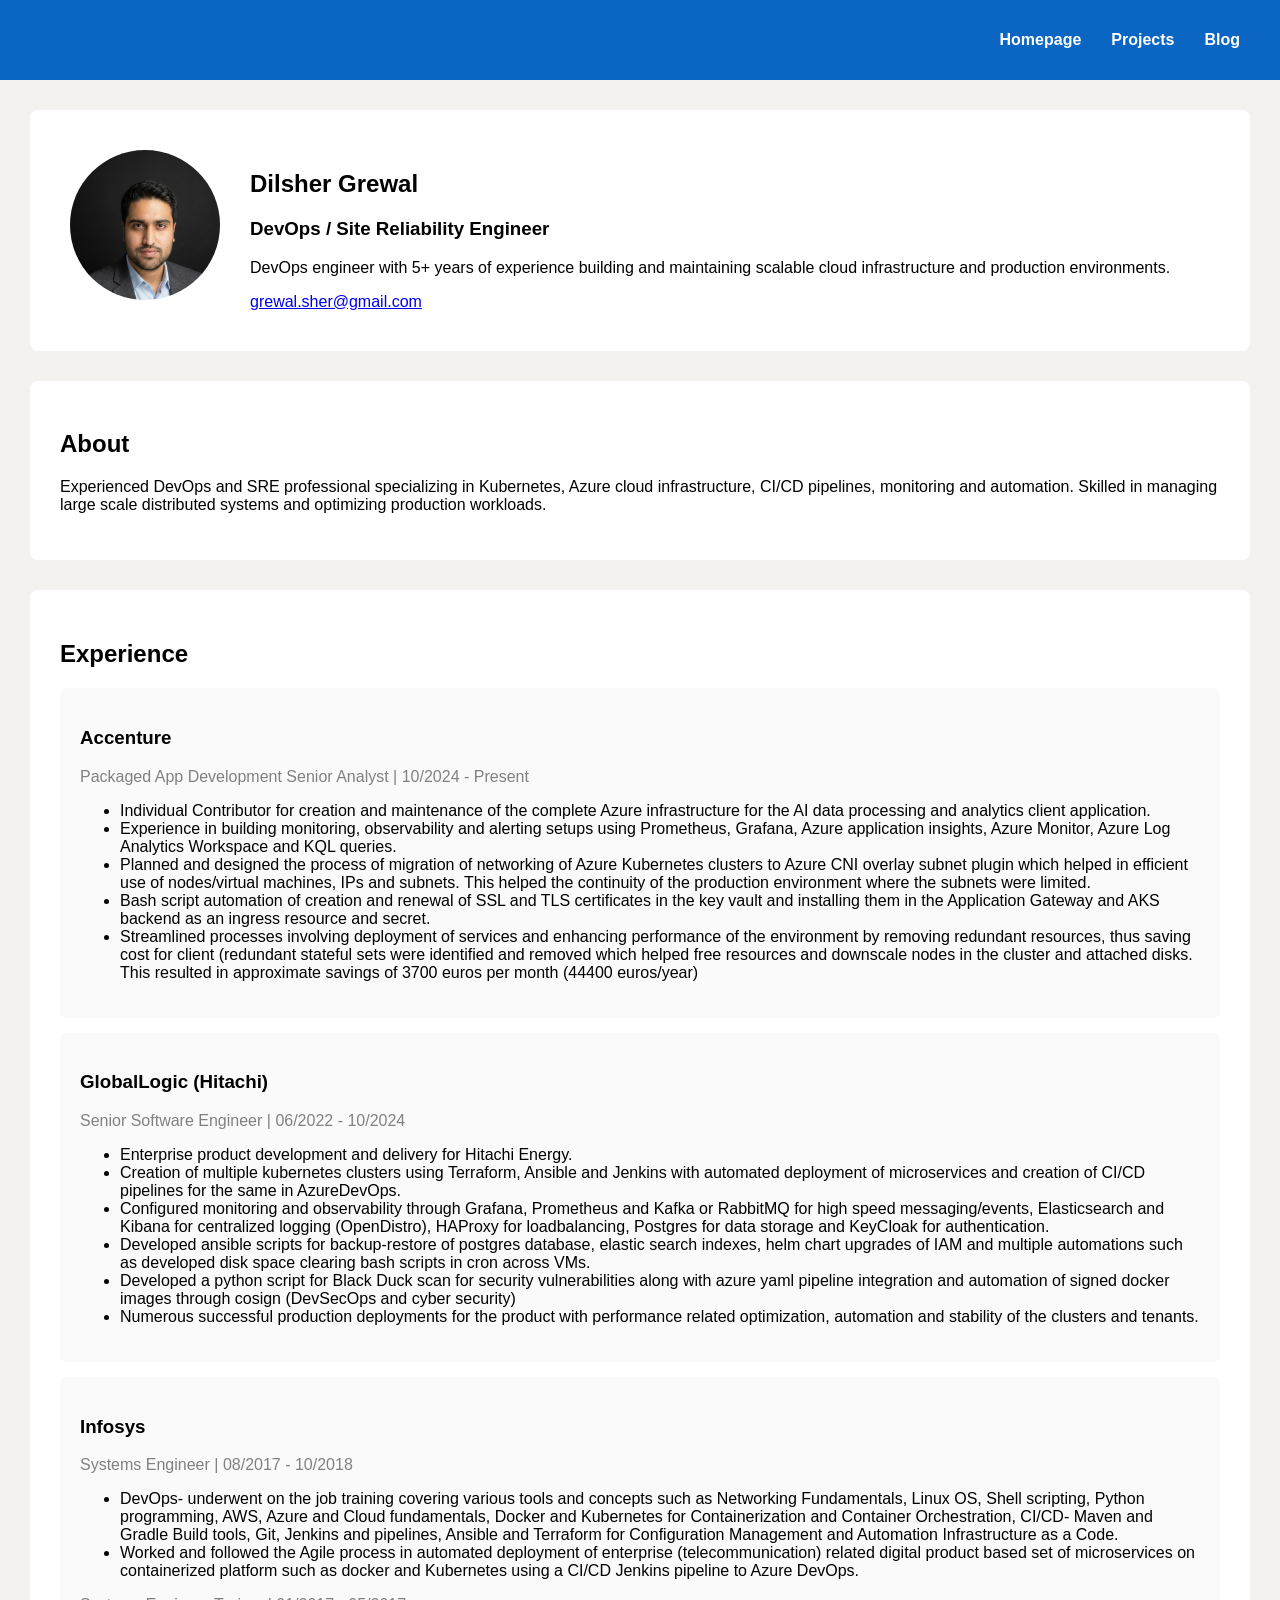
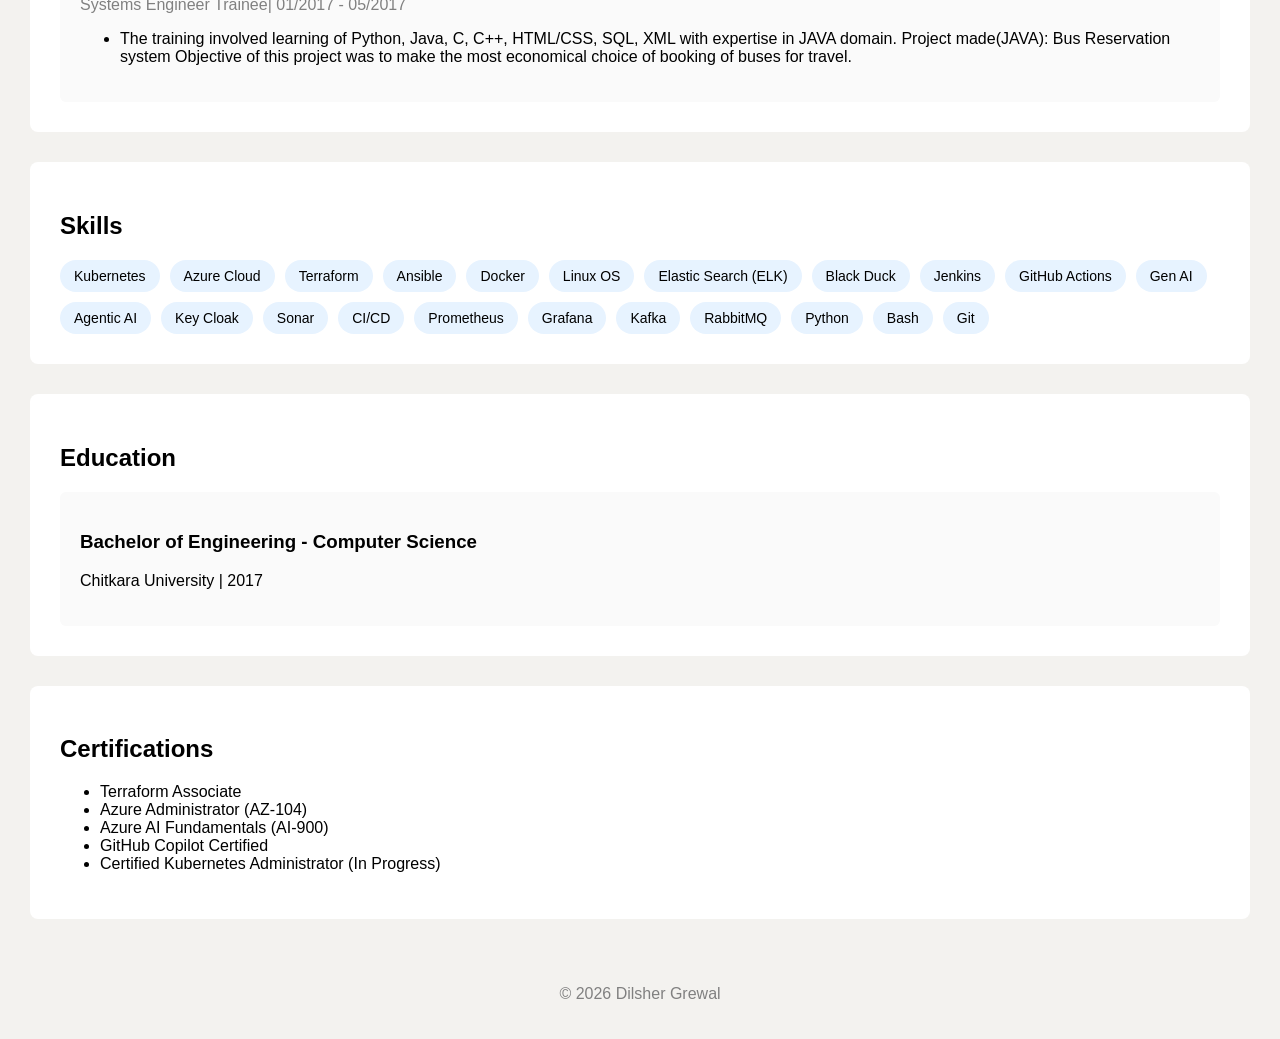
<file: index.html>
<!DOCTYPE html>
<html lang="en">
<head>
<meta charset="UTF-8">
<title>Dilsher Grewal | DevOps Engineer</title>
<link rel="stylesheet" href="styles.css">
</head>

<body>

<!-- Navigation -->
<nav class="navbar">
    <div class="logo"></div>
    <ul>
        <li><a href="index.html">Homepage</a></li>
        <li><a href="projects.html">Projects</a></li>
        <li><a href="blog.html">Blog</a></li>
    </ul>
</nav>

<!-- Profile Header -->
<section class="profile-header">

    <img src="images/profile.jpeg" class="profile-pic">

    <div class="profile-info">
        <h1>Dilsher Grewal</h1>
        <h3>DevOps / Site Reliability Engineer</h3>
        <p>
        DevOps engineer with 5+ years of experience building and maintaining
        scalable cloud infrastructure and production environments.
        </p>

        <div class="links">
            <a href="grewal.sher@gmail.com">grewal.sher@gmail.com</a>
            <!-- <a href="https://github.com/">GitHub</a> -->
        </div>
    </div>

</section>

<!-- About -->
<section class="section">
<h2>About</h2>

<p>
Experienced DevOps and SRE professional specializing in Kubernetes,
Azure cloud infrastructure, CI/CD pipelines, monitoring and automation.
Skilled in managing large scale distributed systems and optimizing
production workloads.
</p>

</section>


<!-- Experience -->
<section class="section">
<h2>Experience</h2>

<div class="card">

<h3>Accenture</h3>
<p class="role">Packaged App Development Senior Analyst | 10/2024 - Present</p>

<ul>
<li>Individual Contributor for creation and maintenance of the complete Azure infrastructure for the AI data processing and analytics client application.</li>
<li>Experience in building monitoring, observability and alerting setups using Prometheus, Grafana, Azure application insights, Azure Monitor, Azure Log Analytics Workspace and KQL queries.</li>
<li>Planned and designed the process of migration of networking of Azure Kubernetes clusters to Azure CNI overlay subnet plugin which helped in efficient use of nodes/virtual machines, IPs and subnets. This helped the continuity of the production environment where the subnets were limited.</li>
<li>Bash script automation of creation and renewal of SSL and TLS certificates in the key vault and installing them in the Application Gateway and AKS backend as an ingress resource and secret.</li>
<li>Streamlined processes involving deployment of services and enhancing performance of the environment by removing redundant resources, thus saving cost for client (redundant stateful sets were identified and removed which helped free resources and downscale nodes in the cluster and attached disks. This resulted in approximate savings of 3700 euros per month (44400 euros/year)</li>
</ul>

</div>

<div class="card">

<h3>GlobalLogic (Hitachi)</h3>
<p class="role">Senior Software Engineer | 06/2022 - 10/2024</p>

<ul>
<li>Enterprise product development and delivery for Hitachi Energy.</li>
<li>Creation of multiple kubernetes clusters using Terraform, Ansible and Jenkins with automated deployment of microservices and creation of CI/CD pipelines for the same in AzureDevOps.</li>
<li>Configured monitoring and observability through Grafana, Prometheus and Kafka or RabbitMQ for high speed messaging/events, Elasticsearch and Kibana for centralized logging (OpenDistro), HAProxy for loadbalancing, Postgres for data storage and KeyCloak for authentication.</li>
<li>Developed ansible scripts for backup-restore of postgres database, elastic search indexes, helm chart upgrades of IAM and multiple automations such as developed disk space clearing bash scripts in cron across VMs.</li>
<li>Developed a python script for Black Duck scan for security vulnerabilities along with azure yaml pipeline integration and automation of signed docker images through cosign (DevSecOps and cyber security)</li>
<li>Numerous successful production deployments for the product with performance related optimization, automation and stability of the clusters and tenants.</li>
</ul>

</div>


<div class="card">

<h3>Infosys</h3>
<p class="role">Systems Engineer | 08/2017 - 10/2018</p>

<ul>
<li>DevOps- underwent on the job training covering various tools and concepts such as Networking Fundamentals, Linux OS, Shell scripting, Python programming, AWS, Azure and Cloud fundamentals, Docker and Kubernetes for Containerization and Container Orchestration, CI/CD- Maven and Gradle Build tools, Git, Jenkins and pipelines, Ansible and Terraform for Configuration Management and Automation Infrastructure as a Code.</li>
<li>Worked and followed the Agile process in automated deployment of enterprise (telecommunication) related digital product based set of microservices on containerized platform such as docker and Kubernetes using a CI/CD Jenkins pipeline to Azure DevOps.</li>
</ul>

<p class="role">Systems Engineer Trainee| 01/2017 - 05/2017</p>

<ul>
<li>The training involved learning of Python, Java, C, C++, HTML/CSS, SQL, XML with expertise in JAVA domain. Project made(JAVA): Bus Reservation system Objective of this project was to make the most economical choice of booking of buses for travel.</li>
</ul>

</div>

</section>


<!-- Skills -->
<section class="section">

<h2>Skills</h2>

<div class="skills">

<span>Kubernetes</span>
<span>Azure Cloud</span>
<span>Terraform</span>
<span>Ansible</span>
<span>Docker</span>
<span>Linux OS</span>
<span>Elastic Search (ELK)</span>
<span>Black Duck</span>
<span>Jenkins</span>
<span>GitHub Actions</span>
<span>Gen AI</span>
<span>Agentic AI</span>
<span>Key Cloak</span>
<span>Sonar</span>
<span>CI/CD</span>
<span>Prometheus</span>
<span>Grafana</span>
<span>Kafka</span>
<span>RabbitMQ</span>
<span>Python</span>
<span>Bash</span>
<span>Git</span>

</div>

</section>


<!-- Education -->

<section class="section">

<h2>Education</h2>

<div class="card">
<h3>Bachelor of Engineering - Computer Science</h3>
<p>Chitkara University | 2017</p>
</div>

</section>


<!-- Certifications -->

<section class="section">

<h2>Certifications</h2>

<ul>
<li>Terraform Associate</li>
<li>Azure Administrator (AZ-104)</li>
<li>Azure AI Fundamentals (AI-900)</li>
<li>GitHub Copilot Certified</li>
<li>Certified Kubernetes Administrator (In Progress)</li>
</ul>

</section>

<footer>

<p>© 2026 Dilsher Grewal</p>

</footer>

</body>
</html>
</file>
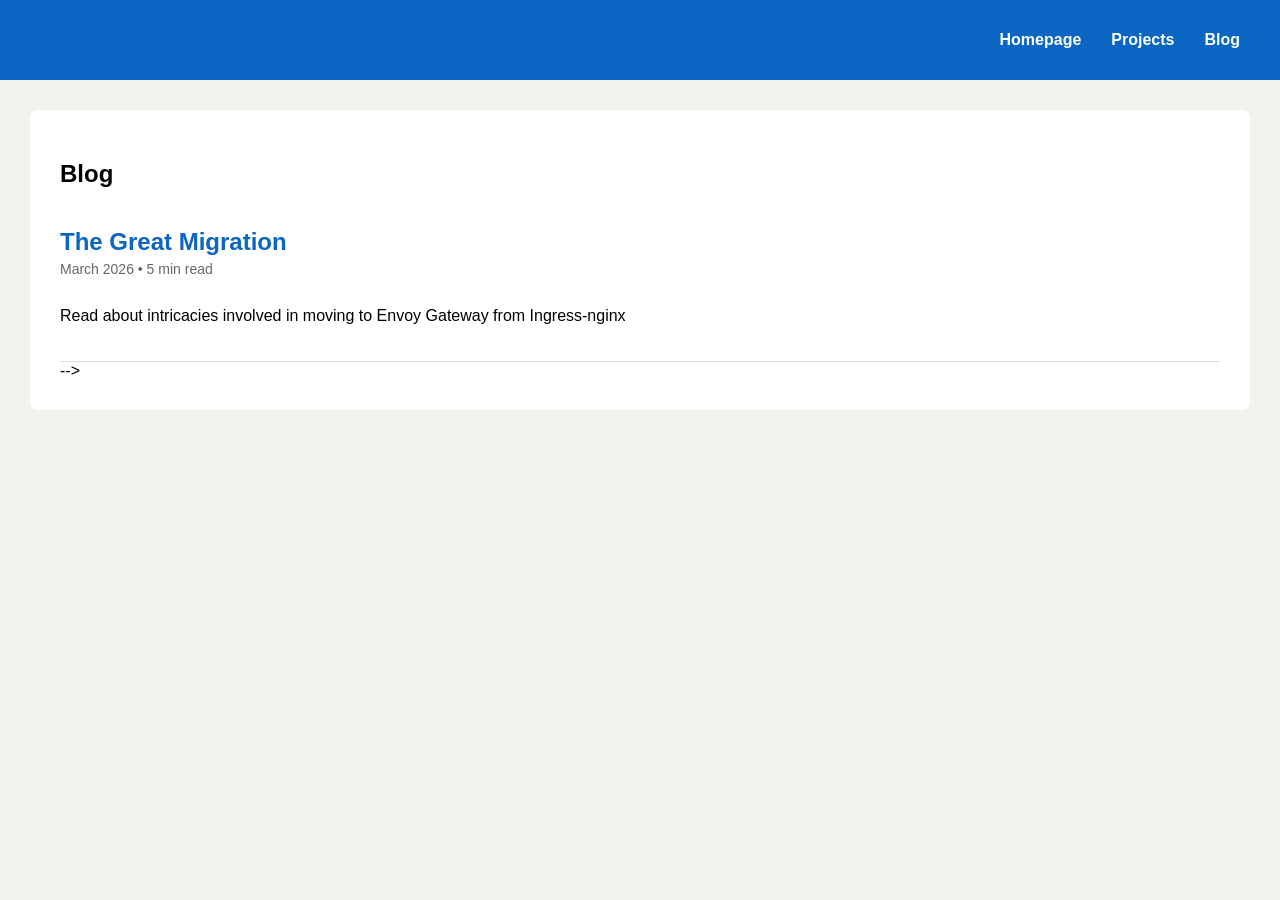
<file: blog.html>
<!DOCTYPE html>
<html>
<head>
<title>Blog</title>
<link rel="stylesheet" href="styles.css">
</head>

<body>

<nav class="navbar">
    <div class="logo"></div>
    <ul>
        <li><a href="index.html">Homepage</a></li>
        <li><a href="projects.html">Projects</a></li>
        <li><a href="blog.html">Blog</a></li>
    </ul>
</nav>

<section class="section">
    <h1>Blog</h1>

    <!-- Blog Card 1 -->
    <div class="blog-card">
        <h2><a href="blogs/the great migration.html">The Great Migration</a></h2>
        <p class="blog-meta">March 2026 • 5 min read</p>
        <p>
            Read about intricacies involved in moving to Envoy Gateway from Ingress-nginx
        </p>
    </div>

    <!-- Blog Card 2 -->
    <!-- <div class="blog-card">
        <h2><a href="blogs/ci-cd-pipelines.html">Building Scalable CI/CD Pipelines</a></h2>
        <p class="blog-meta">February 2026 • 7 min read</p>
        <p>
            A practical guide to building robust CI/CD pipelines using Azure DevOps,
            Terraform, and Kubernetes for enterprise applications.
        </p>
    </div>

    <!-- Blog Card 3 -->
    <!-- <div class="blog-card">
        <h2><a href="blogs/observability.html">Observability in Distributed Systems</a></h2>
        <p class="blog-meta">January 2026 • 6 min read</p>
        <p>
            Understand logging, monitoring, and tracing using Prometheus, Grafana,
            and ELK stack for large-scale systems.
        </p>
    </div> --> -->

</section>

</body>
</html>
</file>
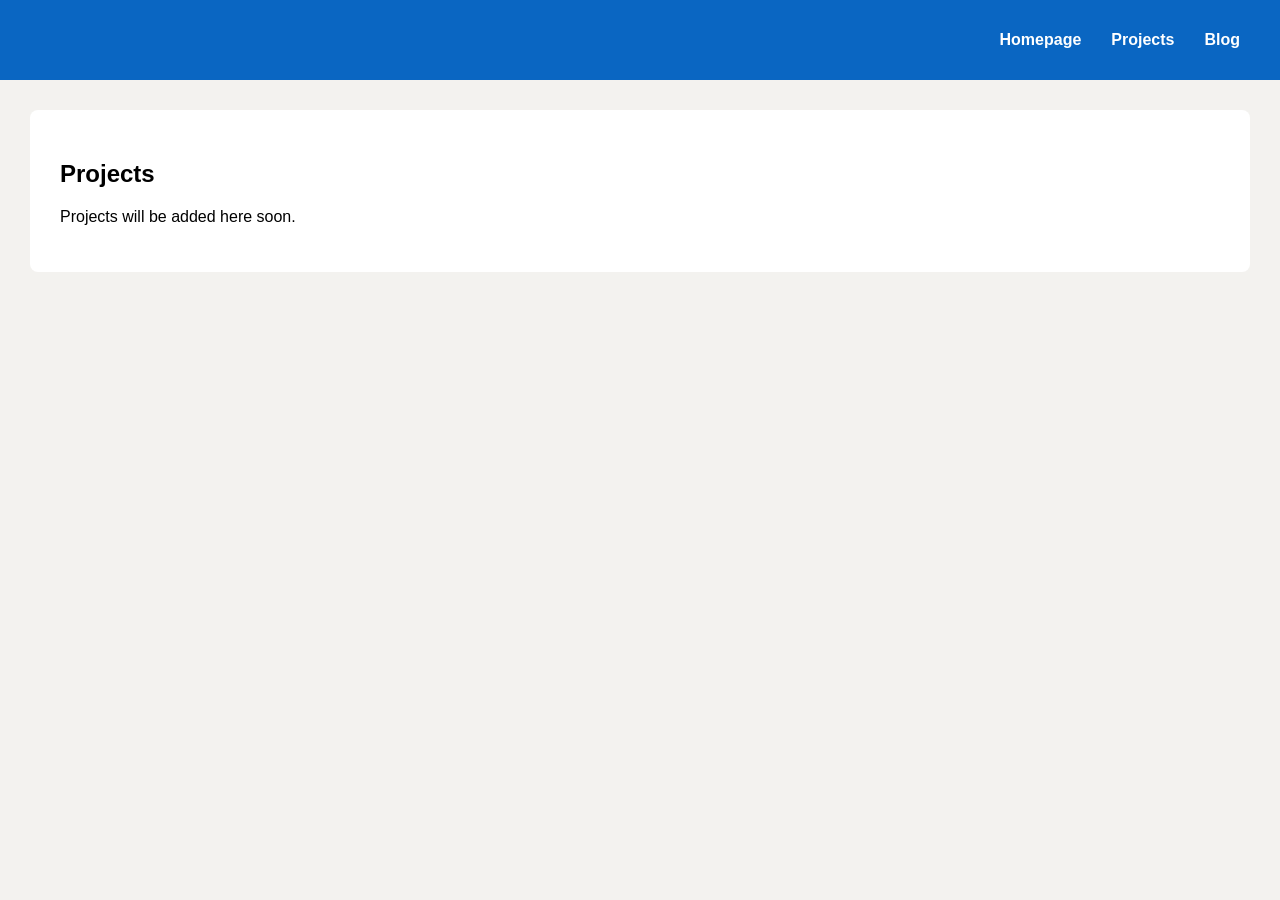
<file: projects.html>
<!DOCTYPE html>
<html>
<head>
<title>Projects</title>
<link rel="stylesheet" href="styles.css">
</head>

<body>

<nav class="navbar">
<div class="logo"></div>

<ul>
<li><a href="index.html">Homepage</a></li>
<li><a href="projects.html">Projects</a></li>
<li><a href="blog.html">Blog</a></li>
</ul>

</nav>

<section class="section">
<h1>Projects</h1>
<p>Projects will be added here soon.</p>
</section>

</body>
</html>
</file>
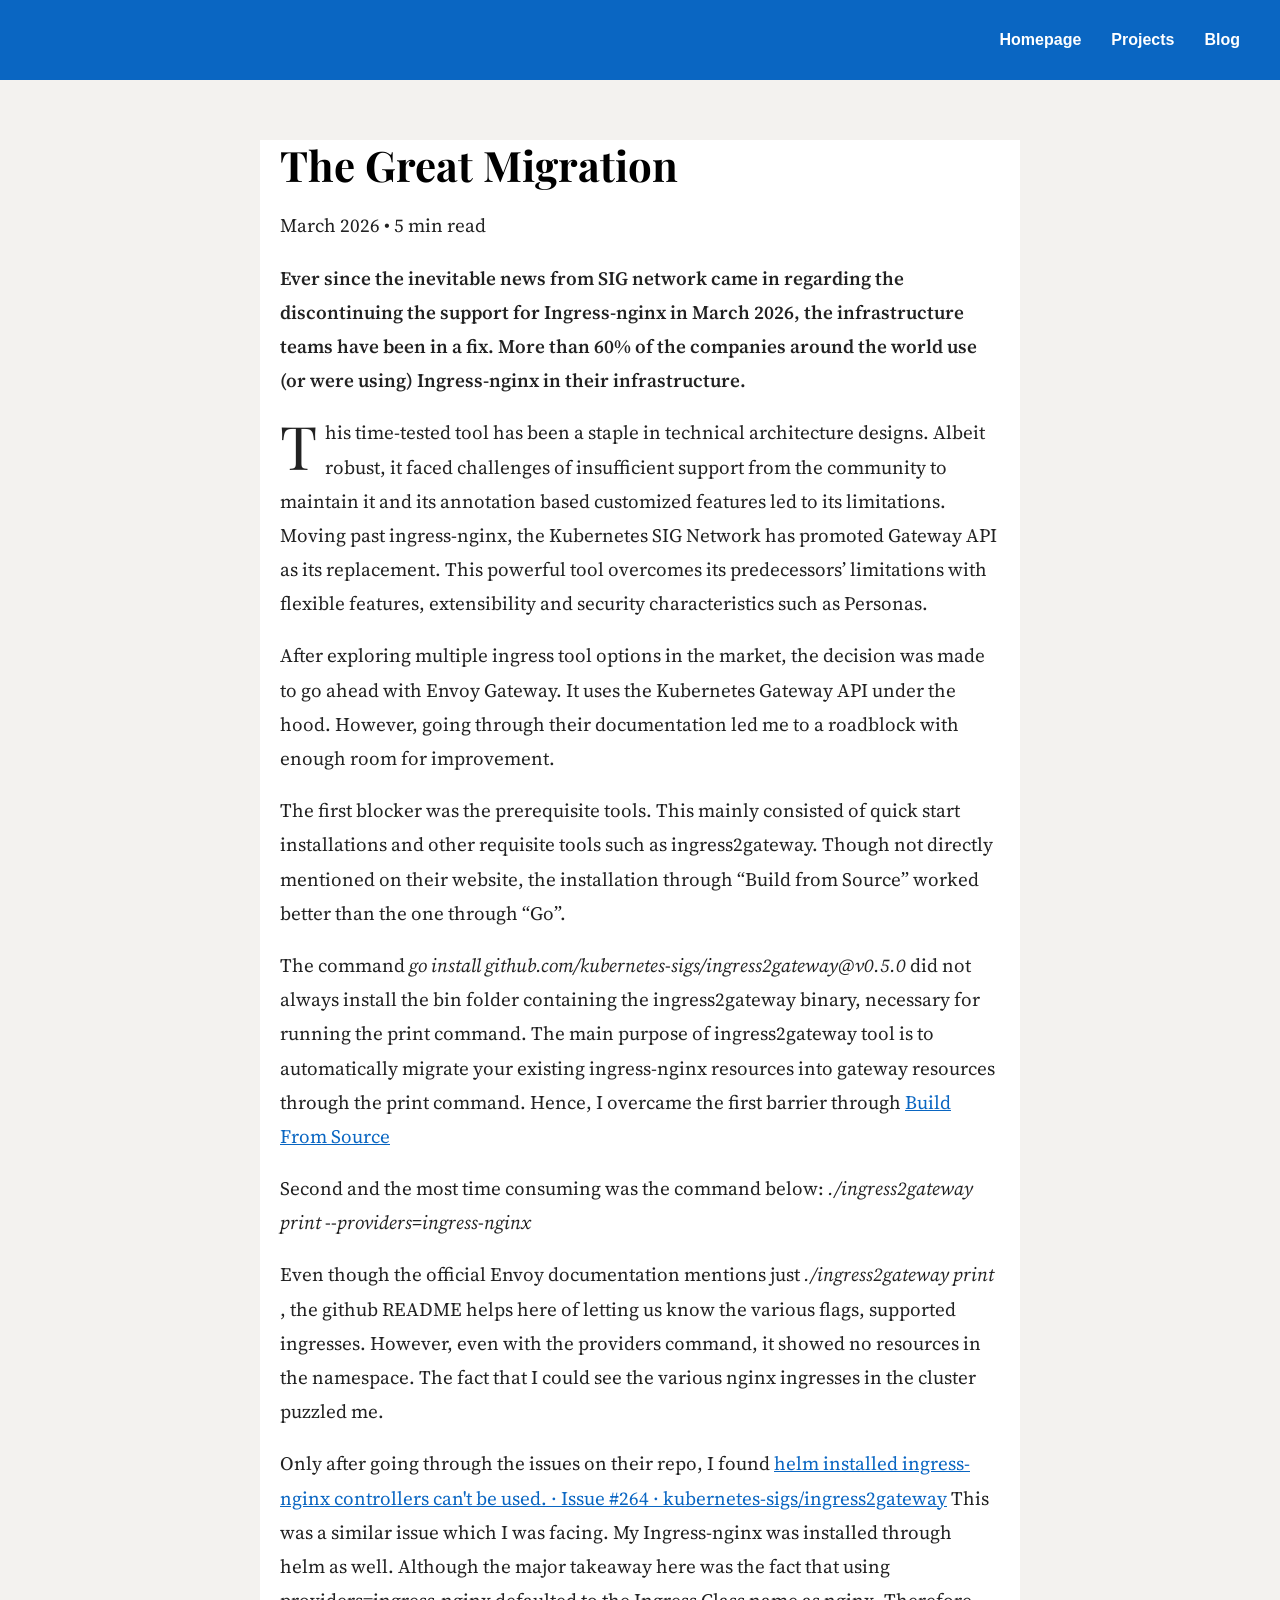
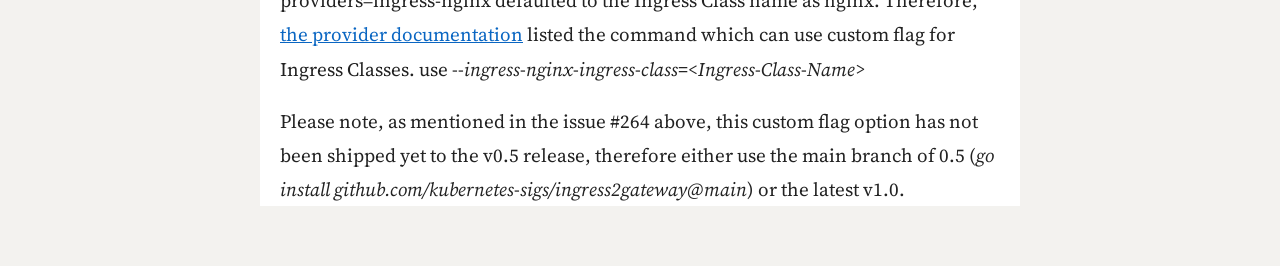
<file: blogs/the great migration.html>
<!DOCTYPE html>
<html>
<head>
<title>The Great Migration</title>
<link rel="stylesheet" href="../styles.css">
    
<!-- Google Font for editorial look -->
<link href="https://fonts.googleapis.com/css2?family=Playfair+Display:wght@600&family=Source+Serif+4:wght@400;600&display=swap" rel="stylesheet">
</head>

<body>

<nav class="navbar">
    <div class="logo"></div>
    <ul>
        <li><a href="../index.html">Homepage</a></li>
        <li><a href="../projects.html">Projects</a></li>
        <li><a href="../blog.html">Blog</a></li>
    </ul>
</nav>

<article class="blog-container">
    <h1>The Great Migration</h1>
    <p class="blog-meta">March 2026 • 5 min read</p>

    <p class="lead">
        Ever since the inevitable news from SIG network came in regarding the discontinuing
the support for Ingress-nginx in March 2026, the infrastructure teams have been in a fix.
More than 60% of the companies around the world use (or were using) Ingress-nginx in
their infrastructure.
    </p>

    <p class="dropcap">
        This time-tested tool has been a staple in technical architecture designs. Albeit robust, it
faced challenges of insufficient support from the community to maintain it and its
annotation based customized features led to its limitations. Moving past ingress-nginx,
the Kubernetes SIG Network has promoted Gateway API as its replacement. This
powerful tool overcomes its predecessors’ limitations with flexible features, extensibility
and security characteristics such as Personas.
    </p>

    <p>
      After exploring multiple ingress tool options in the market, the decision was made to go
ahead with Envoy Gateway. It uses the Kubernetes Gateway API under the hood.
However, going through their documentation led me to a roadblock with enough room
for improvement.
    </p>

    <p>
      The first blocker was the prerequisite tools. This mainly consisted of quick start
installations and other requisite tools such as ingress2gateway. Though not directly
mentioned on their website, the installation through “Build from Source” worked better
than the one through “Go”.
    </p>

    <p>
      The command <i>go install github.com/kubernetes-sigs/ingress2gateway@v0.5.0</i> did not
always install the bin folder containing the ingress2gateway binary, necessary for
running the print command. The main purpose of ingress2gateway tool is to
automatically migrate your existing ingress-nginx resources into gateway resources
through the print command. Hence, I overcame the first barrier through
<a href="https://github.com/kubernetes-sigs/ingress2gateway/tree/v0.5.0?tab=readme-ov-
file#build-from-source" target="_blank">Build From Source</a>
    </p>

    <p>
      Second and the most time consuming was the command below:
<i>./ingress2gateway print --providers=ingress-nginx</i>
    </p>
    <p>
Even though the official Envoy documentation mentions just <i>./ingress2gateway print</i> ,
the github README helps here of letting us know the various flags, supported
ingresses. However, even with the providers command, it showed no resources in the
namespace. The fact that I could see the various nginx ingresses in the cluster puzzled
me.
    </p>

    <p>
      Only after going through the issues on their repo, I found <a href="https://github.com/kubernetes-sigs/ingress2gateway/issues/264" 
    target="_blank">helm installed ingress-nginx
controllers can&#39;t be used. · Issue #264 · kubernetes-sigs/ingress2gateway</a>
This was a similar issue which I was facing. My Ingress-nginx was installed through

helm as well. Although the major takeaway here was the fact that using
providers=ingress-nginx defaulted to the Ingress Class name as nginx. Therefore, <a href="https://github.com/kubernetes-sigs/ingress2gateway/blob/main/pkg/i2gw/providers/ingressnginx/README.md" target="_blank">the
provider documentation</a> listed the command which can use
custom flag for Ingress Classes.
use <em>--ingress-nginx-ingress-class=&lt;Ingress-Class-Name&gt;</em>
    </p>

    <p>
      Please note, as mentioned in the issue #264 above, this custom flag option has not
been shipped yet to the v0.5 release, therefore either use the main branch of 0.5 (<i>go
install github.com/kubernetes-sigs/ingress2gateway@main</i>) or the latest v1.0.
    </p>

</article>

</body>
</html>
</file>
<file: styles.css>
body{
font-family: Arial;
margin:0;
background:#f3f2ef;
}

/* Navbar */

.navbar{
display:flex;
justify-content:space-between;
background:#0a66c2;
color:white;
padding:15px 40px;
}

.navbar ul{
list-style:none;
display:flex;
gap:30px;
}

.navbar a{
color:white;
text-decoration:none;
font-weight:bold;
}

/* Profile Header */

.profile-header{
display:flex;
gap:30px;
padding:40px;
background:white;
margin:30px;
border-radius:8px;
}

.profile-pic{
width:150px;
height:150px;
border-radius:50%;
object-fit:cover;
}

/* Sections */

.section{
background:white;
margin:30px;
padding:30px;
border-radius:8px;
}

.card{
background:#fafafa;
padding:20px;
margin-top:15px;
border-radius:6px;
}

.role{
color:gray;
}

/* Skills */

.skills{
display:flex;
flex-wrap:wrap;
gap:10px;
}

.skills span{
background:#e7f3ff;
padding:8px 14px;
border-radius:20px;
font-size:14px;
}

/* Footer */

footer{
text-align:center;
padding:20px;
color:gray;
}

/* Blog Cards */

.blog-card{
    border-bottom:1px solid #ddd;
    padding:20px 0;
}

.blog-card h2{
    margin:0;
}

.blog-card a{
    text-decoration:none;
    color:#0a66c2;
}

.blog-card a:hover{
    text-decoration:underline;
}

.blog-meta{
    color:gray;
    font-size:14px;
    margin:5px 0;
}

/* ================= BLOG ARTICLE STYLE ================= */

.blog-container{
    max-width: 720px;
    margin: 60px auto;
    padding: 0 20px;
    background: white;
}

/* Title */
.blog-container h1{
    font-family: 'Playfair Display', serif;
    font-size: 42px;
    line-height: 1.2;
    margin-bottom: 10px;
}

/* Meta */
.blog-meta{
    color: #666;
    font-size: 14px;
    margin-bottom: 30px;
}

/* Body text */
.blog-container p{
    font-family: 'Source Serif 4', serif;
    font-size: 19px;
    line-height: 1.8;
    color: #222;
    margin: 18px 0;
}

/* Lead paragraph */
.lead{
    font-size: 22px;
    font-weight: 600;
    color: #111;
}

/* Drop cap */
.dropcap::first-letter{
    font-size: 60px;
    float: left;
    line-height: 1;
    padding-right: 8px;
    font-family: 'Playfair Display', serif;
}

/* Headings */
.blog-container h2{
    font-family: 'Playfair Display', serif;
    font-size: 26px;
    margin-top: 40px;
}

/* Links */
.blog-container a{
    color: #0a66c2;
    text-decoration: underline;
}

.blog-container a:hover{
    color: #004182;
}

/* Blockquote */
blockquote{
    font-style: italic;
    border-left: 4px solid #ccc;
    padding-left: 15px;
    margin: 25px 0;
    color: #555;
}

/* Lists */
.blog-container ul{
    padding-left: 20px;
}

.blog-container li{
    margin-bottom: 10px;
    font-size: 18px;
}
</file>
